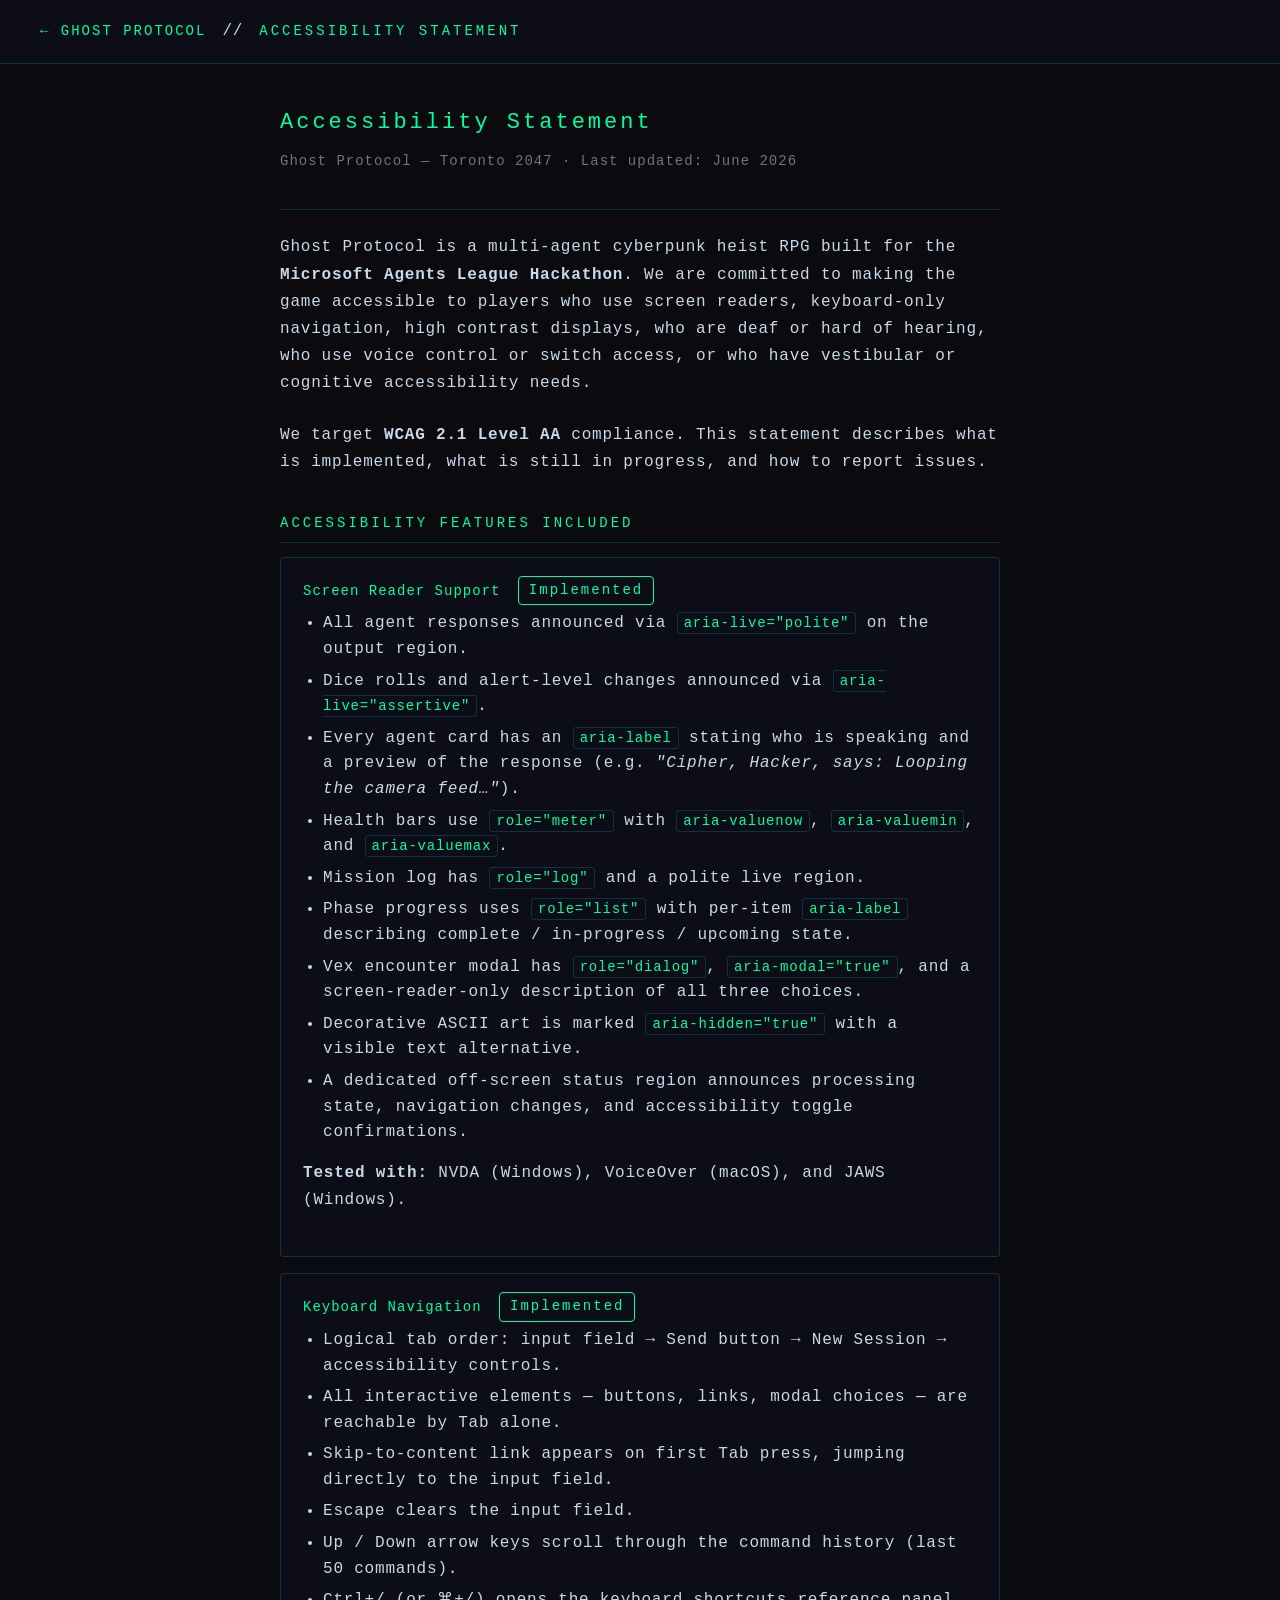
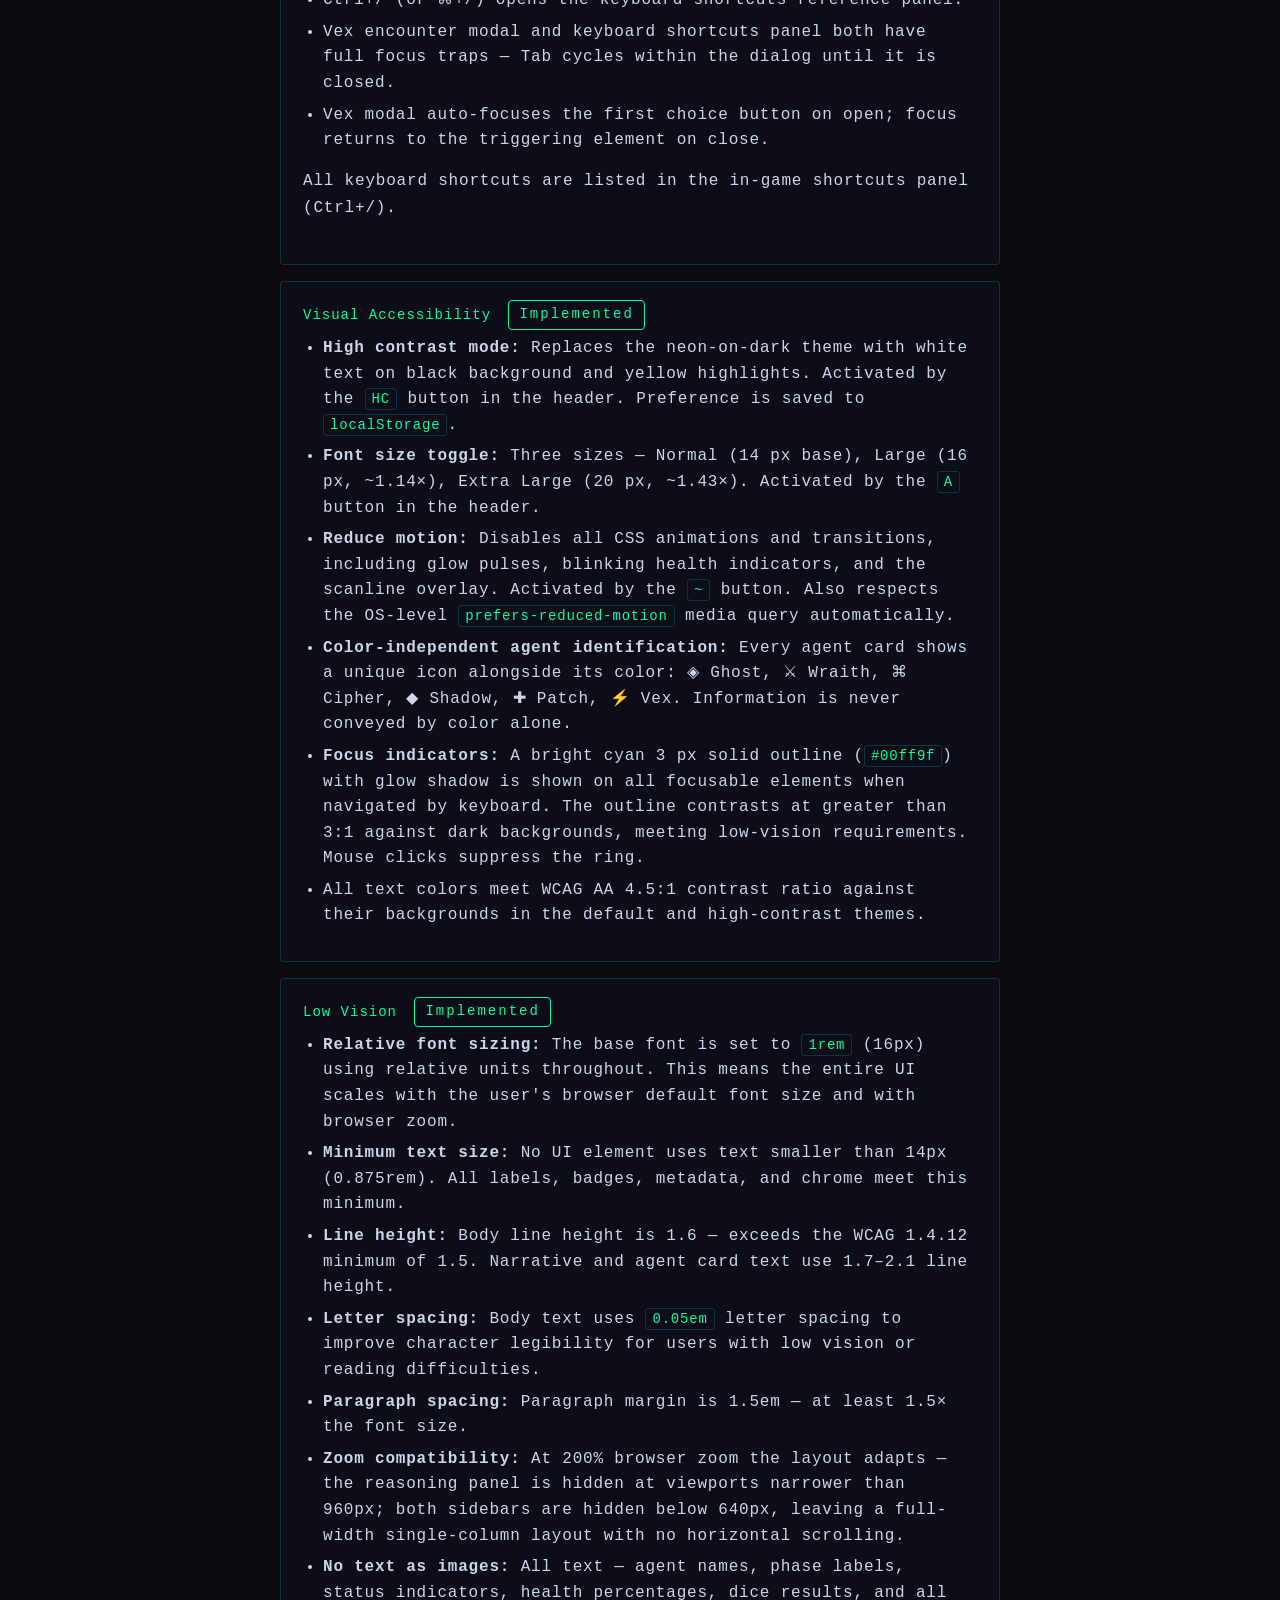
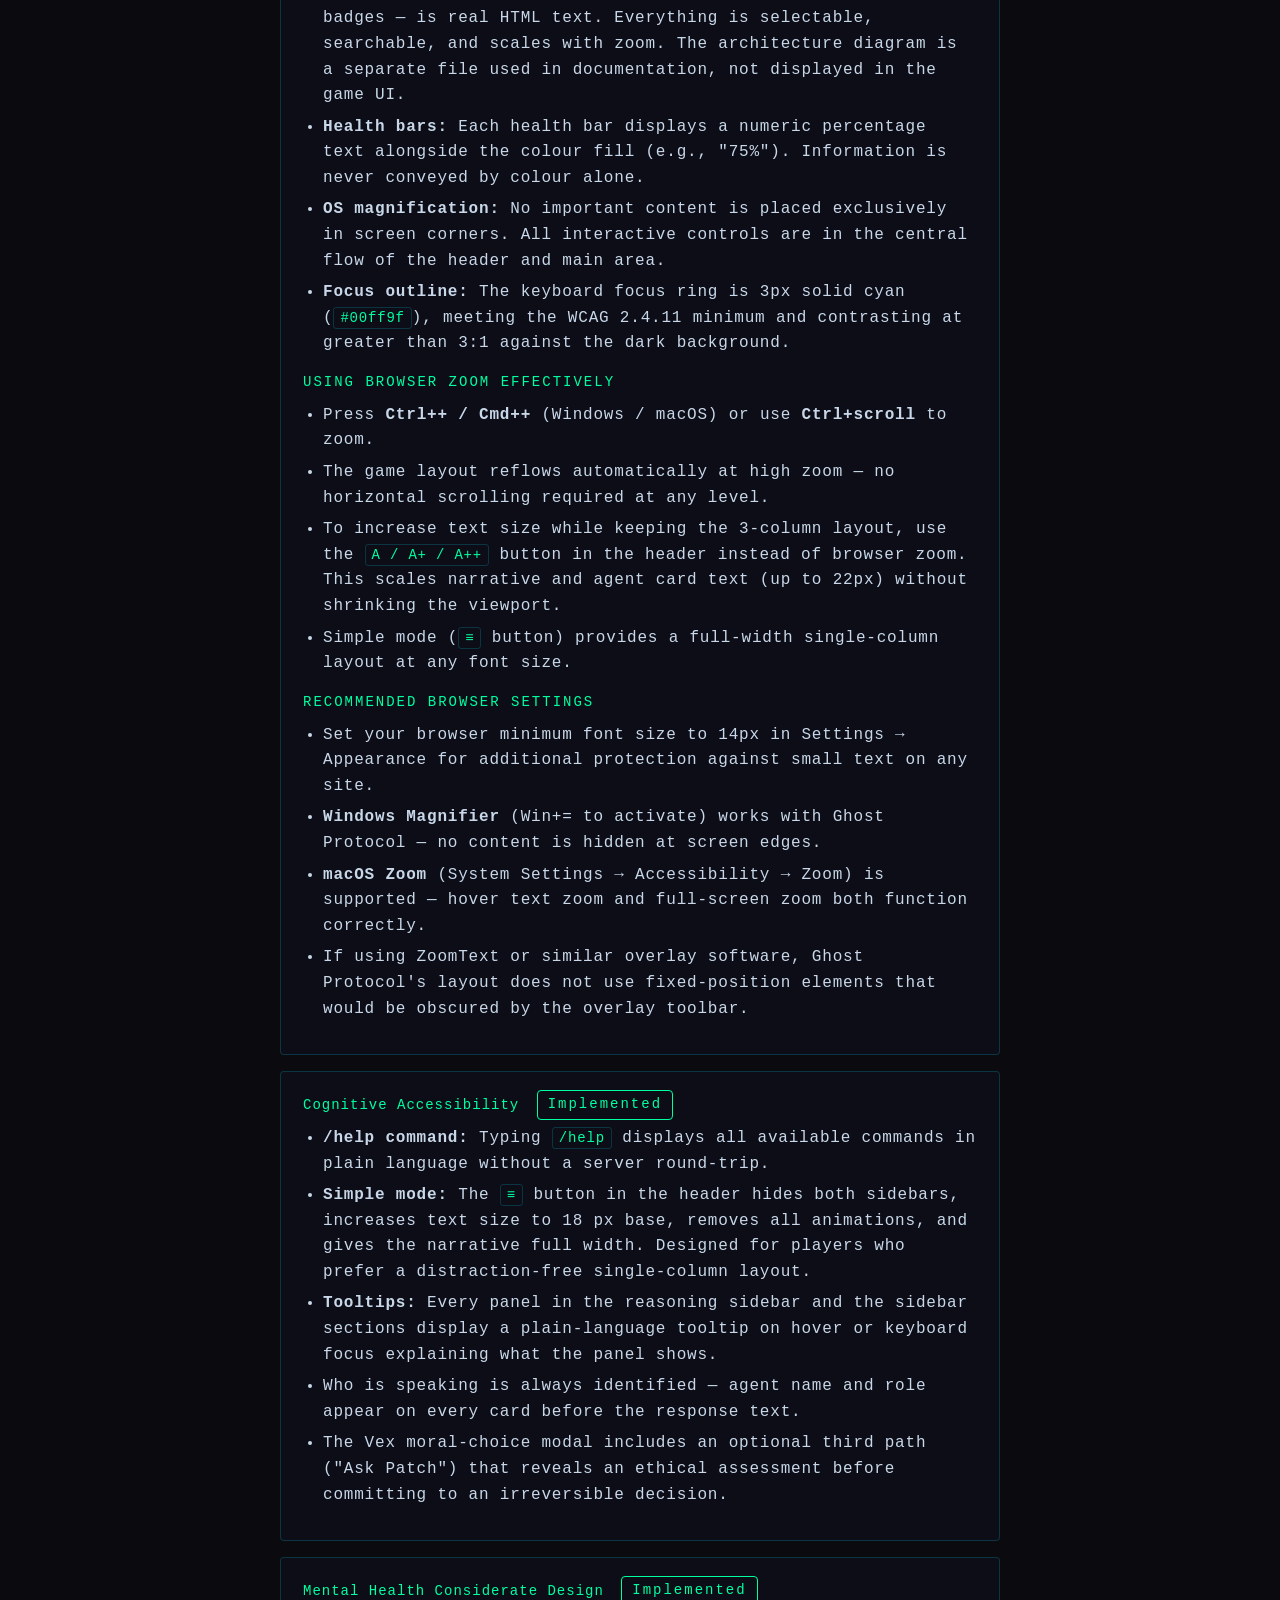
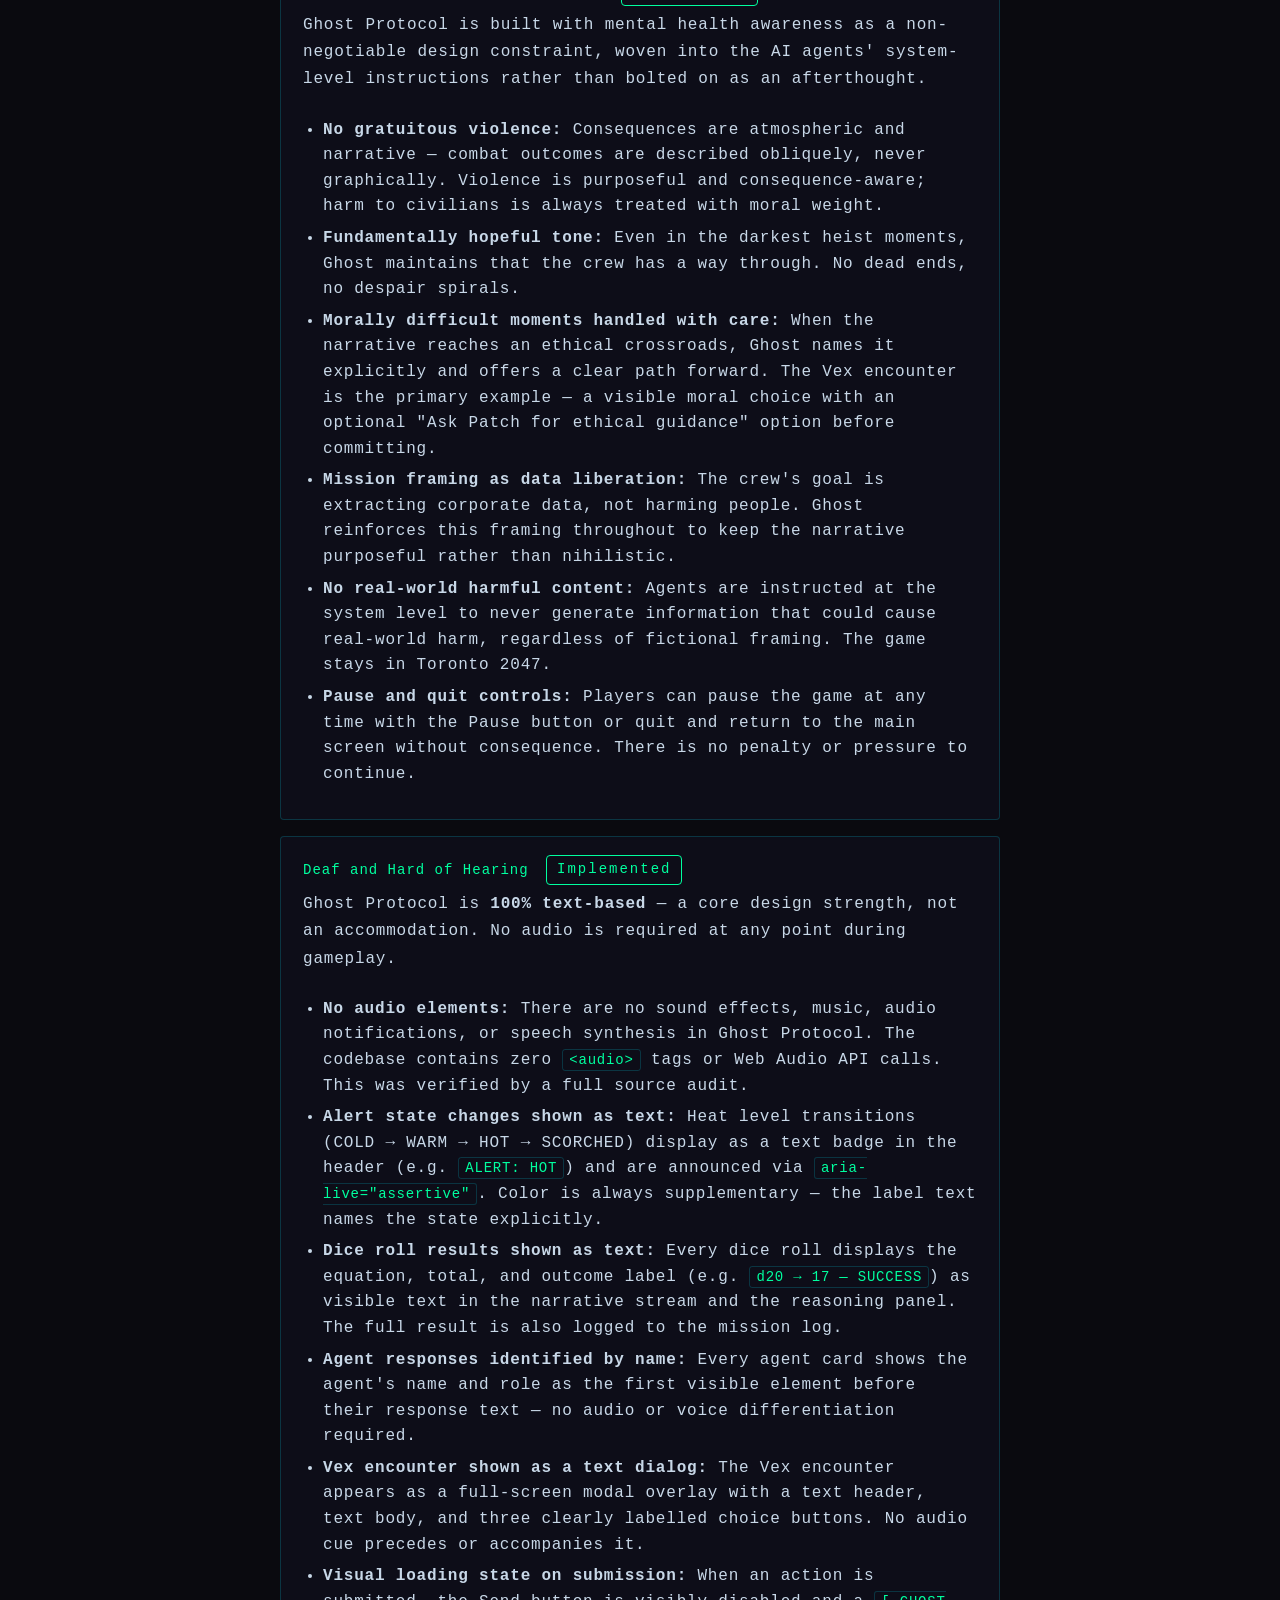
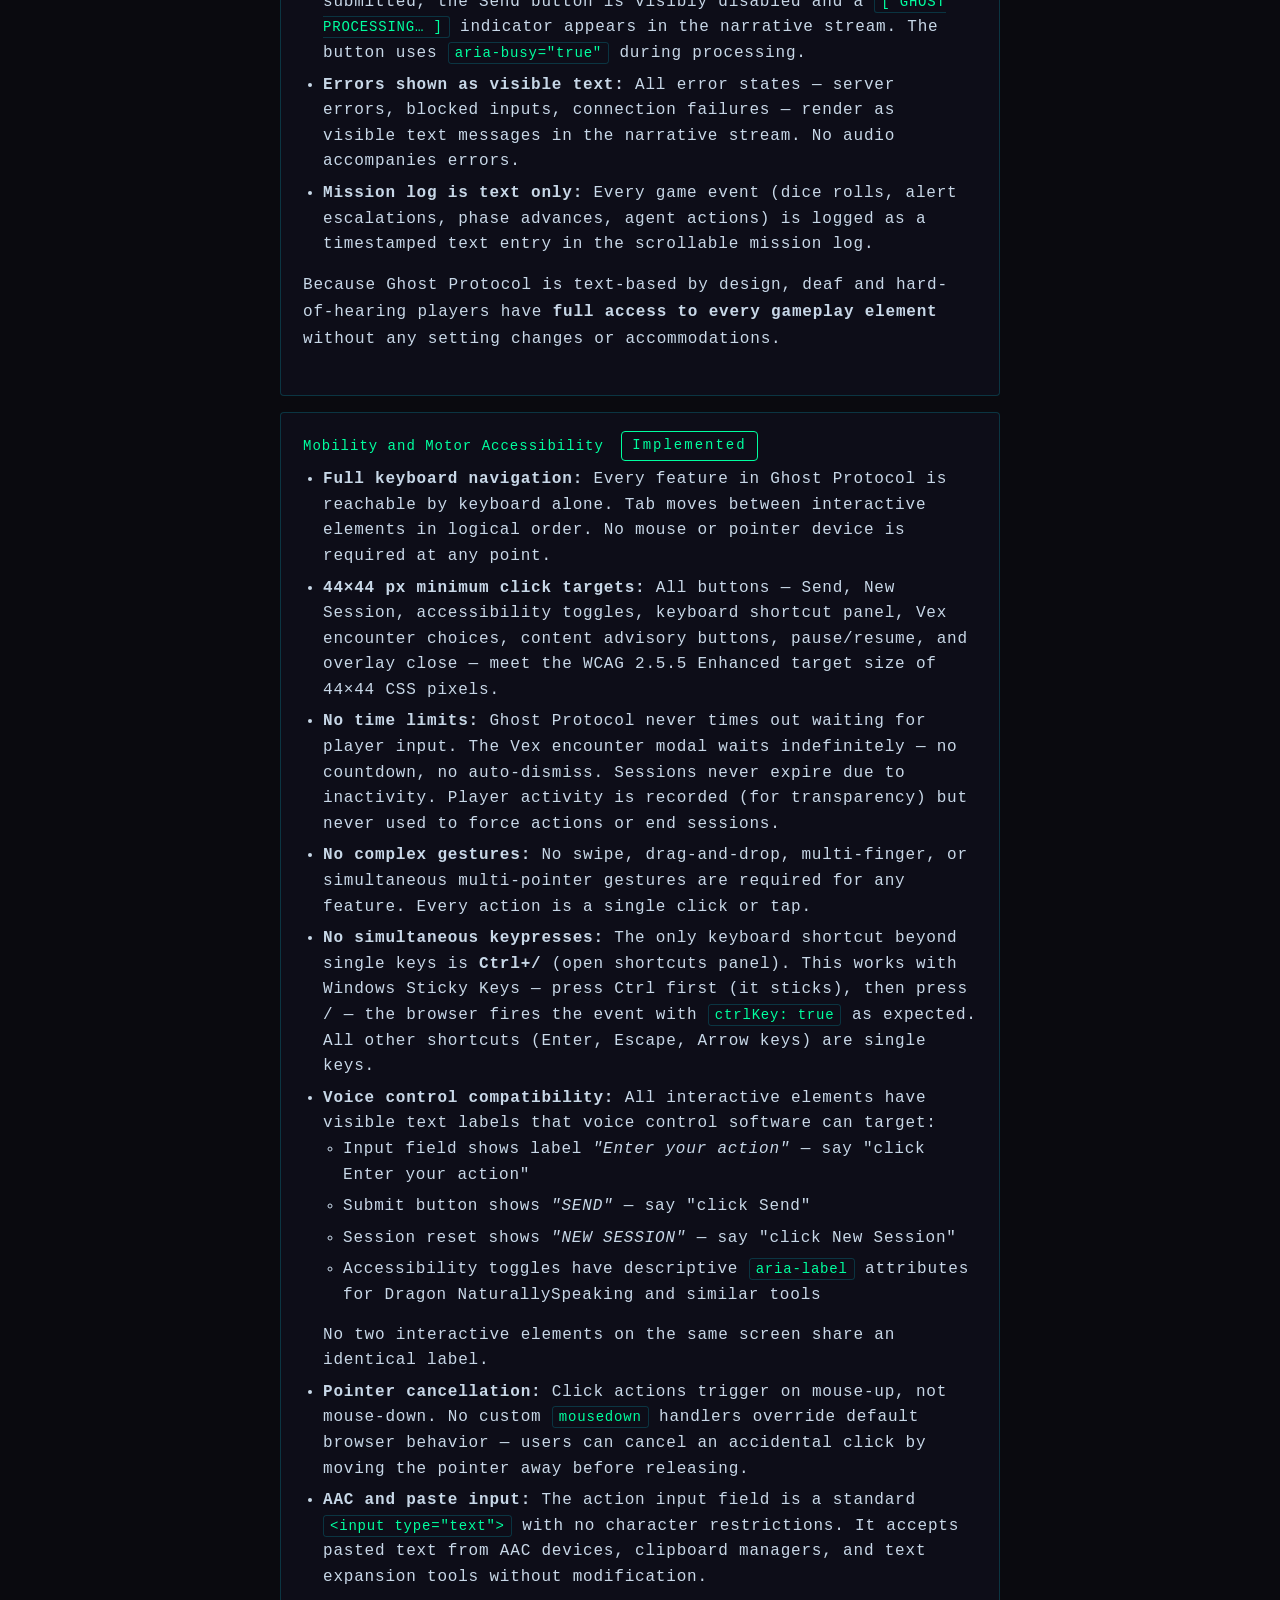
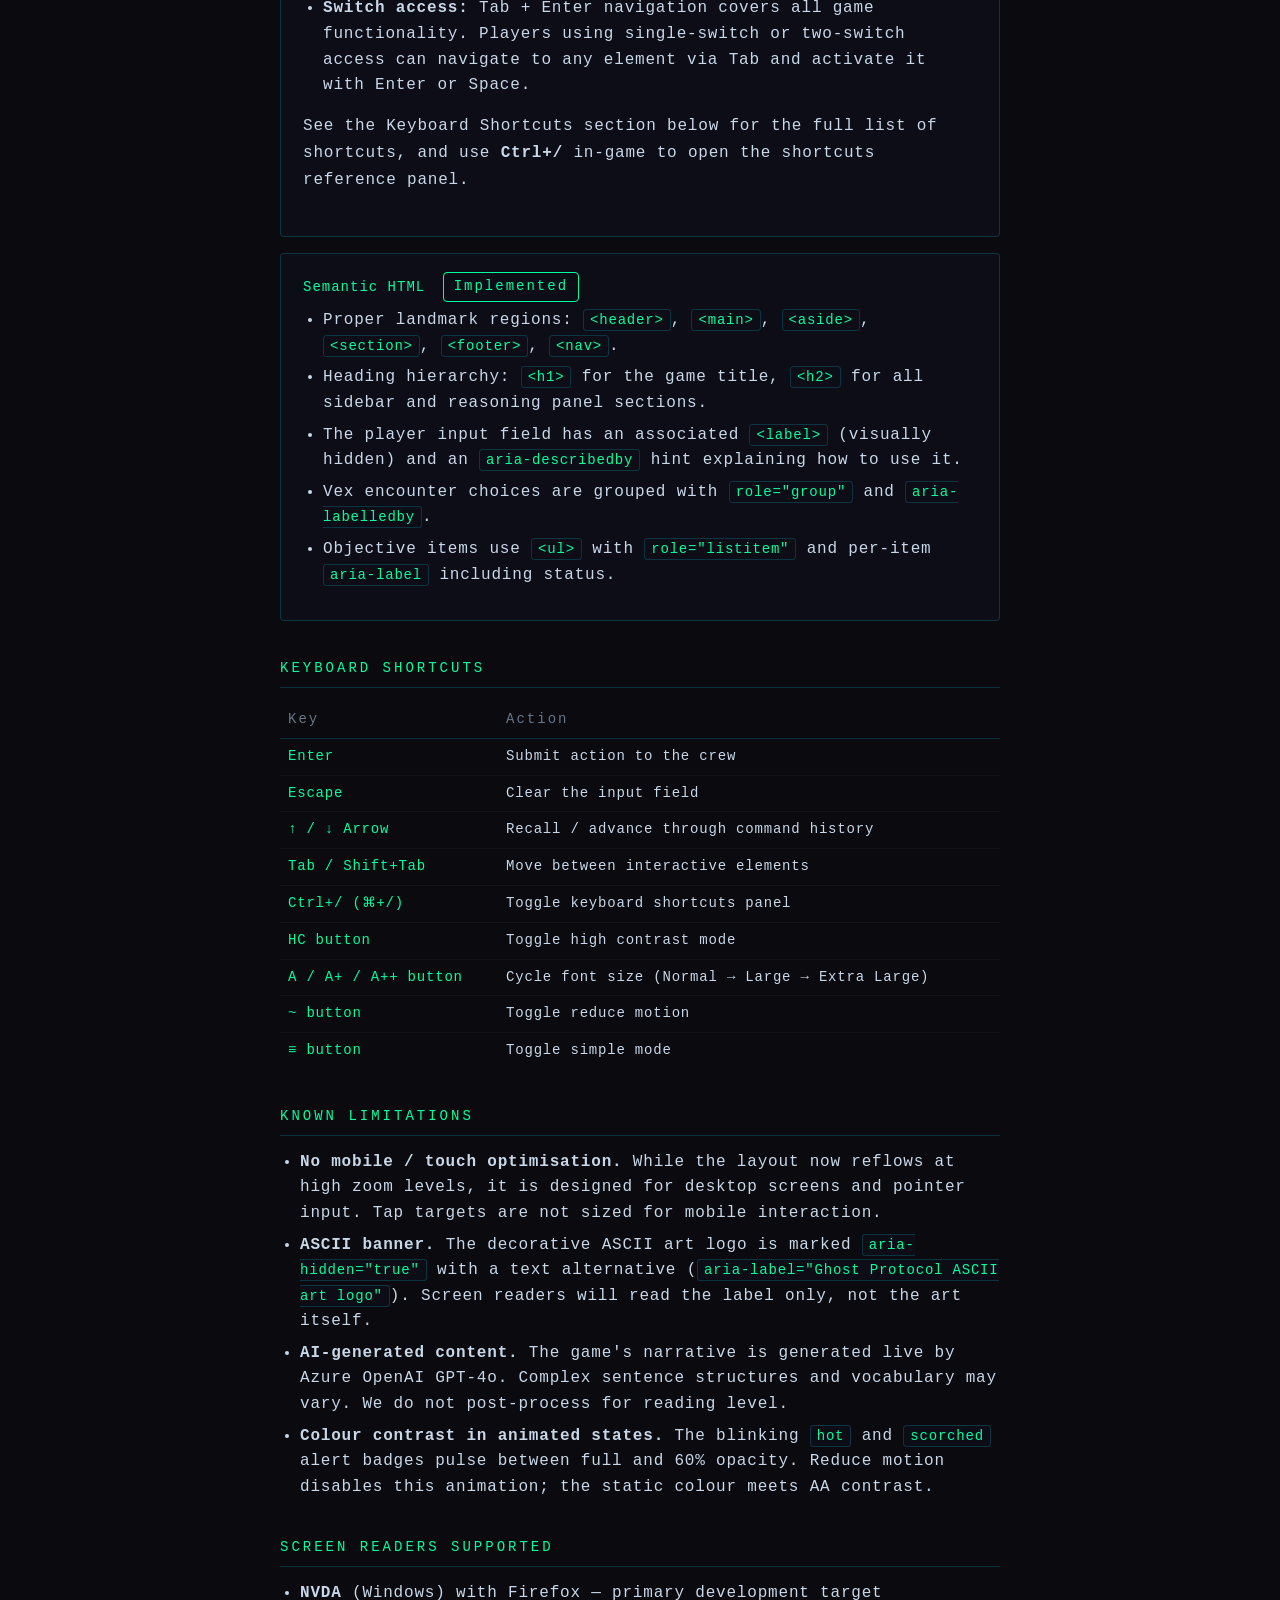
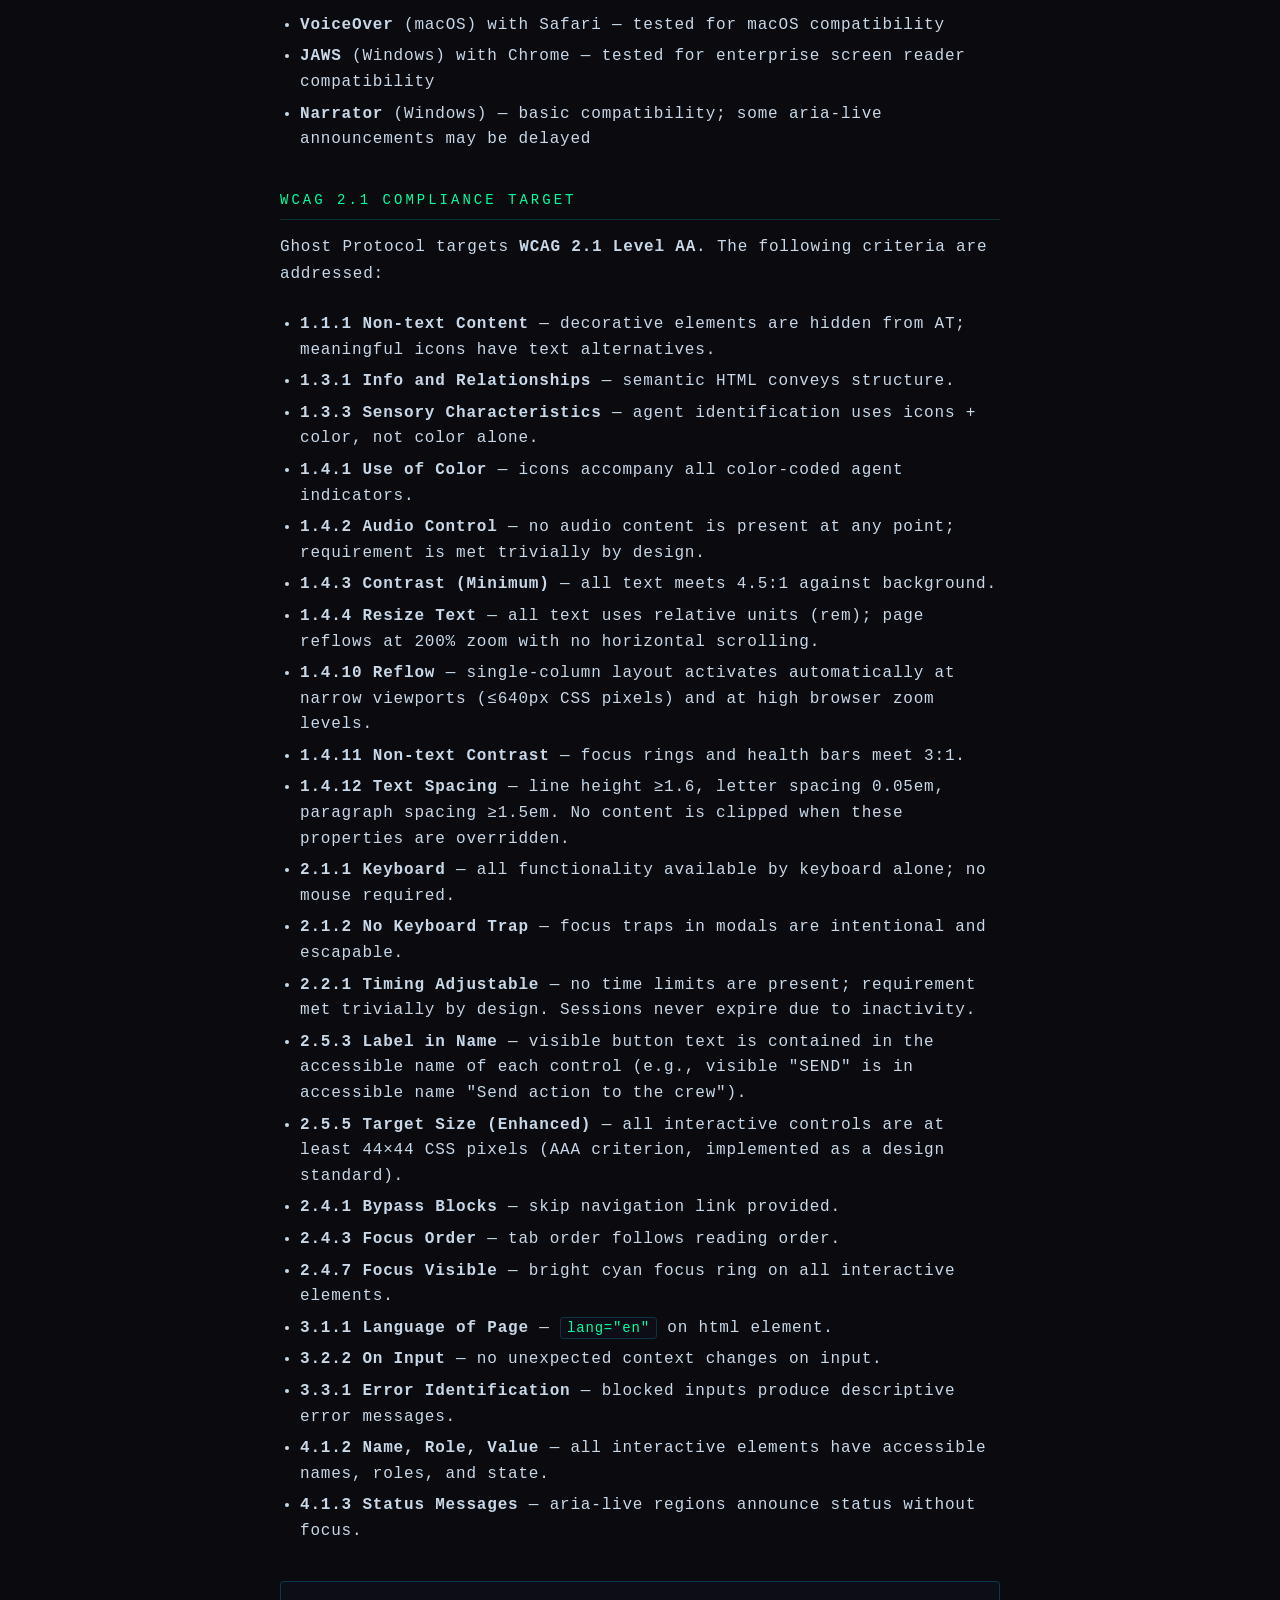
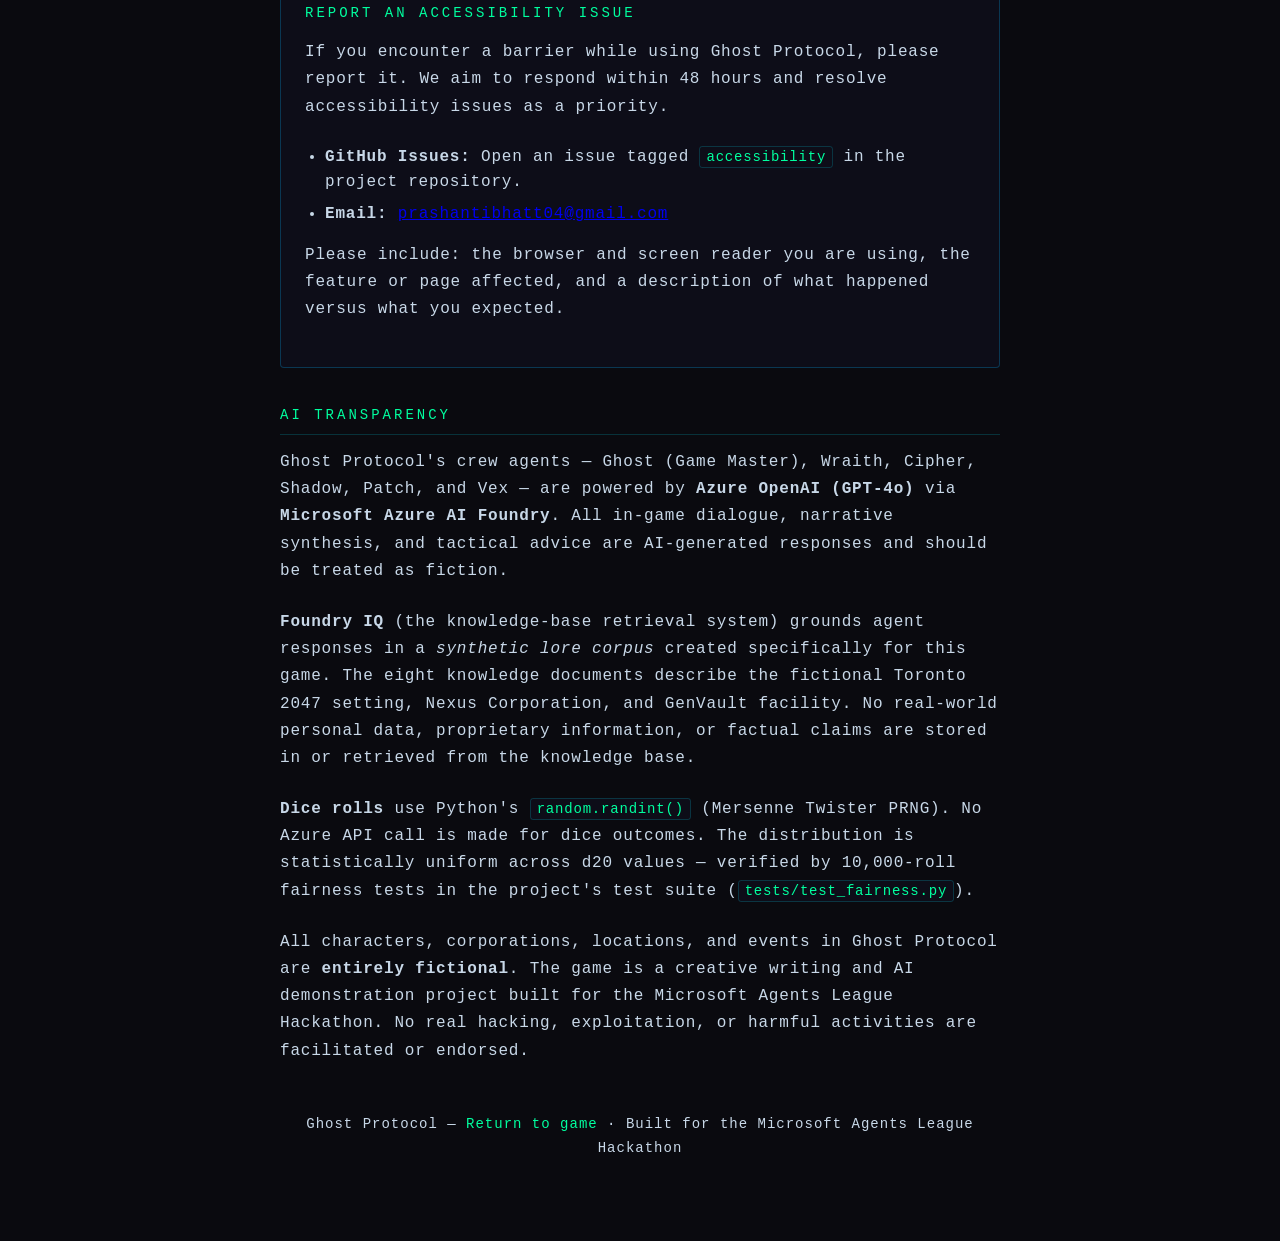
<file: templates/accessibility.html>
<!DOCTYPE html>
<html lang="en">
<head>
  <meta charset="UTF-8">
  <meta name="viewport" content="width=device-width, initial-scale=1.0">
  <meta name="description" content="Ghost Protocol accessibility statement — features, keyboard shortcuts, and known limitations.">
  <title>Accessibility Statement — Ghost Protocol</title>
  <style>
    :root {
      --bg:       #0a0a0f;
      --bg-card:  #0d0d18;
      --accent:   #00ff9f;
      --text:     #c8d8e8;
      --text-dim: #667788;
      --border:   rgba(0,229,255,0.18);
      --font:     'Courier New', Courier, monospace;
      --radius:   4px;
    }

    *, *::before, *::after { box-sizing: border-box; margin: 0; padding: 0; }

    html { font-size: 100%; } /* 16px base for zoom compatibility */

    body {
      background: var(--bg);
      color: var(--text);
      font-family: var(--font);
      font-size: 1rem;         /* 16px — minimum 16px per low-vision requirements */
      line-height: 1.7;
      letter-spacing: 0.05em;
      padding: 0 0 60px;
    }

    p { margin-bottom: 1.5em; }

    /* Skip link */
    .skip-link {
      position: fixed; top: -80px; left: 10px; z-index: 9999;
      padding: 10px 18px; background: var(--accent); color: var(--bg);
      font-weight: bold; text-decoration: none; border-radius: var(--radius);
      font-size: 0.875rem; /* 14px minimum */
      transition: top 0.1s;
    }
    .skip-link:focus { top: 0; }

    /* Focus indicator — 3px solid for low vision visibility */
    :focus-visible {
      outline: 3px solid var(--accent);
      outline-offset: 2px;
      border-radius: var(--radius);
    }
    *:focus:not(:focus-visible) { outline: none; }

    /* Layout */
    .page-header {
      background: #0d0d18;
      border-bottom: 1px solid var(--border);
      padding: 18px 40px;
      display: flex;
      align-items: center;
      gap: 16px;
    }
    .page-header a {
      color: var(--accent);
      text-decoration: none;
      font-size: 0.875rem; /* 14px minimum */
      letter-spacing: 2px;
    }
    .page-header a:hover { text-decoration: underline; }
    .page-title {
      font-size: 0.875rem; /* 14px minimum */
      letter-spacing: 3px;
      color: var(--accent);
    }

    main {
      max-width: 800px;
      margin: 0 auto;
      padding: 40px 40px 0;
    }

    h1 {
      font-size: 1.375rem; /* 22px */
      letter-spacing: 3px;
      color: var(--accent);
      margin-bottom: 8px;
      font-weight: normal;
    }

    .subtitle {
      color: var(--text-dim);
      font-size: 0.875rem; /* 14px minimum */
      margin-bottom: 36px;
      letter-spacing: 1px;
    }

    h2 {
      font-size: 0.875rem; /* 14px minimum */
      letter-spacing: 3px;
      color: var(--accent);
      text-transform: uppercase;
      margin: 36px 0 14px;
      font-weight: normal;
      border-bottom: 1px solid var(--border);
      padding-bottom: 6px;
    }

    h3 {
      font-size: 0.875rem; /* 14px minimum */
      color: var(--text);
      margin: 18px 0 6px;
      font-weight: normal;
      letter-spacing: 1px;
    }

    p { margin-bottom: 1.5em; color: var(--text); }

    ul, ol {
      margin: 0 0 14px 20px;
      color: var(--text);
    }

    li { margin-bottom: 6px; line-height: 1.6; }

    code {
      background: var(--bg-card);
      border: 1px solid var(--border);
      border-radius: 3px;
      padding: 2px 6px;
      font-family: var(--font);
      font-size: 0.875rem; /* 14px minimum */
      color: var(--accent);
    }

    .card {
      background: var(--bg-card);
      border: 1px solid var(--border);
      border-radius: var(--radius);
      padding: 18px 22px;
      margin-bottom: 16px;
    }

    .card h3 { margin-top: 0; color: var(--accent); }

    .status-badge {
      display: inline-block;
      font-size: 0.875rem; /* 14px minimum */
      letter-spacing: 2px;
      padding: 2px 10px;
      border-radius: var(--radius);
      border: 1px solid var(--accent);
      color: var(--accent);
      margin-left: 8px;
      vertical-align: middle;
    }
    .status-badge.partial { border-color: #ffcc00; color: #ffcc00; }
    .status-badge.na      { border-color: var(--text-dim); color: var(--text-dim); }

    .kb-table {
      width: 100%;
      border-collapse: collapse;
      margin-bottom: 16px;
      font-size: 0.875rem; /* 14px minimum */
    }
    .kb-table th {
      text-align: left;
      color: var(--text-dim);
      font-size: 0.875rem; /* 14px minimum */
      letter-spacing: 2px;
      padding: 6px 8px;
      border-bottom: 1px solid var(--border);
      font-weight: normal;
    }
    .kb-table td {
      padding: 6px 8px;
      border-bottom: 1px solid rgba(255,255,255,.04);
      vertical-align: top;
    }
    .kb-table tr:last-child td { border-bottom: none; }
    .kb-key { color: var(--accent); white-space: nowrap; }

    .contact-block {
      background: var(--bg-card);
      border: 1px solid rgba(0,180,255,0.25);
      border-radius: var(--radius);
      padding: 20px 24px;
      margin-top: 36px;
    }
    .contact-block h2 { border: none; margin-top: 0; padding: 0; }

    .divider {
      height: 1px;
      background: var(--border);
      margin: 10px 0 24px;
    }

    footer {
      text-align: center;
      color: var(--text-dim);
      font-size: 0.875rem; /* 14px minimum */
      margin-top: 48px;
      letter-spacing: 1px;
    }
    footer a { color: var(--accent); text-decoration: none; }
    footer a:hover { text-decoration: underline; }
  </style>
</head>
<body>

<a href="#main-content" class="skip-link">Skip to content</a>

<header class="page-header" role="banner">
  <a href="/" aria-label="Return to Ghost Protocol game">← GHOST PROTOCOL</a>
  <span aria-hidden="true">//</span>
  <span class="page-title">ACCESSIBILITY STATEMENT</span>
</header>

<main id="main-content">

  <h1>Accessibility Statement</h1>
  <p class="subtitle">Ghost Protocol — Toronto 2047 · Last updated: June 2026</p>

  <div class="divider" aria-hidden="true"></div>

  <p>
    Ghost Protocol is a multi-agent cyberpunk heist RPG built for the
    <strong>Microsoft Agents League Hackathon</strong>. We are committed to making the
    game accessible to players who use screen readers, keyboard-only navigation,
    high contrast displays, who are deaf or hard of hearing, who use voice control or switch access,
    or who have vestibular or cognitive accessibility needs.
  </p>
  <p>
    We target <strong>WCAG 2.1 Level AA</strong> compliance. This statement describes
    what is implemented, what is still in progress, and how to report issues.
  </p>

  <!-- ── What's Included ─────────────────────────────────────────────────────── -->
  <h2>Accessibility Features Included</h2>

  <div class="card">
    <h3>Screen Reader Support <span class="status-badge">Implemented</span></h3>
    <ul>
      <li>All agent responses announced via <code>aria-live="polite"</code> on the output region.</li>
      <li>Dice rolls and alert-level changes announced via <code>aria-live="assertive"</code>.</li>
      <li>Every agent card has an <code>aria-label</code> stating who is speaking and a preview of the response
          (e.g. <em>"Cipher, Hacker, says: Looping the camera feed…"</em>).</li>
      <li>Health bars use <code>role="meter"</code> with <code>aria-valuenow</code>, <code>aria-valuemin</code>,
          and <code>aria-valuemax</code>.</li>
      <li>Mission log has <code>role="log"</code> and a polite live region.</li>
      <li>Phase progress uses <code>role="list"</code> with per-item <code>aria-label</code> describing
          complete / in-progress / upcoming state.</li>
      <li>Vex encounter modal has <code>role="dialog"</code>, <code>aria-modal="true"</code>, and a
          screen-reader-only description of all three choices.</li>
      <li>Decorative ASCII art is marked <code>aria-hidden="true"</code> with a visible text alternative.</li>
      <li>A dedicated off-screen status region announces processing state, navigation changes, and accessibility
          toggle confirmations.</li>
    </ul>
    <p><strong>Tested with:</strong> NVDA (Windows), VoiceOver (macOS), and JAWS (Windows).</p>
  </div>

  <div class="card">
    <h3>Keyboard Navigation <span class="status-badge">Implemented</span></h3>
    <ul>
      <li>Logical tab order: input field → Send button → New Session → accessibility controls.</li>
      <li>All interactive elements — buttons, links, modal choices — are reachable by Tab alone.</li>
      <li>Skip-to-content link appears on first Tab press, jumping directly to the input field.</li>
      <li>Escape clears the input field.</li>
      <li>Up / Down arrow keys scroll through the command history (last 50 commands).</li>
      <li>Ctrl+/ (or ⌘+/) opens the keyboard shortcuts reference panel.</li>
      <li>Vex encounter modal and keyboard shortcuts panel both have full focus traps —
          Tab cycles within the dialog until it is closed.</li>
      <li>Vex modal auto-focuses the first choice button on open; focus returns to the
          triggering element on close.</li>
    </ul>
    <p>All keyboard shortcuts are listed in the in-game shortcuts panel (Ctrl+/).</p>
  </div>

  <div class="card">
    <h3>Visual Accessibility <span class="status-badge">Implemented</span></h3>
    <ul>
      <li><strong>High contrast mode:</strong> Replaces the neon-on-dark theme with white text on black
          background and yellow highlights. Activated by the <code>HC</code> button in the header.
          Preference is saved to <code>localStorage</code>.</li>
      <li><strong>Font size toggle:</strong> Three sizes — Normal (14 px base), Large (16 px, ~1.14×),
          Extra Large (20 px, ~1.43×). Activated by the <code>A</code> button in the header.</li>
      <li><strong>Reduce motion:</strong> Disables all CSS animations and transitions, including glow
          pulses, blinking health indicators, and the scanline overlay. Activated by the <code>~</code>
          button. Also respects the OS-level <code>prefers-reduced-motion</code> media query automatically.</li>
      <li><strong>Color-independent agent identification:</strong> Every agent card shows a unique icon
          alongside its color: ◈ Ghost, ⚔ Wraith, ⌘ Cipher, ◆ Shadow, ✚ Patch, ⚡ Vex.
          Information is never conveyed by color alone.</li>
      <li><strong>Focus indicators:</strong> A bright cyan 3 px solid outline (<code>#00ff9f</code>) with
          glow shadow is shown on all focusable elements when navigated by keyboard. The outline contrasts
          at greater than 3:1 against dark backgrounds, meeting low-vision requirements.
          Mouse clicks suppress the ring.</li>
      <li>All text colors meet WCAG AA 4.5:1 contrast ratio against their backgrounds in the default
          and high-contrast themes.</li>
    </ul>
  </div>

  <div class="card">
    <h3>Low Vision <span class="status-badge">Implemented</span></h3>
    <ul>
      <li><strong>Relative font sizing:</strong> The base font is set to <code>1rem</code> (16px) using
          relative units throughout. This means the entire UI scales with the user's browser default font
          size and with browser zoom.</li>
      <li><strong>Minimum text size:</strong> No UI element uses text smaller than 14px (0.875rem).
          All labels, badges, metadata, and chrome meet this minimum.</li>
      <li><strong>Line height:</strong> Body line height is 1.6 — exceeds the WCAG 1.4.12 minimum of 1.5.
          Narrative and agent card text use 1.7–2.1 line height.</li>
      <li><strong>Letter spacing:</strong> Body text uses <code>0.05em</code> letter spacing to improve
          character legibility for users with low vision or reading difficulties.</li>
      <li><strong>Paragraph spacing:</strong> Paragraph margin is 1.5em — at least 1.5× the font size.</li>
      <li><strong>Zoom compatibility:</strong> At 200% browser zoom the layout adapts — the reasoning panel
          is hidden at viewports narrower than 960px; both sidebars are hidden below 640px, leaving a
          full-width single-column layout with no horizontal scrolling.</li>
      <li><strong>No text as images:</strong> All text — agent names, phase labels, status indicators,
          health percentages, dice results, and all badges — is real HTML text. Everything is selectable,
          searchable, and scales with zoom. The architecture diagram is a separate file used in
          documentation, not displayed in the game UI.</li>
      <li><strong>Health bars:</strong> Each health bar displays a numeric percentage text alongside the
          colour fill (e.g., "75%"). Information is never conveyed by colour alone.</li>
      <li><strong>OS magnification:</strong> No important content is placed exclusively in screen
          corners. All interactive controls are in the central flow of the header and main area.</li>
      <li><strong>Focus outline:</strong> The keyboard focus ring is 3px solid cyan (<code>#00ff9f</code>),
          meeting the WCAG 2.4.11 minimum and contrasting at greater than 3:1 against the dark background.</li>
    </ul>

    <h4 style="margin: 14px 0 8px; color: var(--accent); font-size: 0.875rem; letter-spacing: 2px; font-weight: normal;">
      USING BROWSER ZOOM EFFECTIVELY
    </h4>
    <ul>
      <li>Press <strong>Ctrl++ / Cmd++</strong> (Windows / macOS) or use <strong>Ctrl+scroll</strong> to zoom.</li>
      <li>The game layout reflows automatically at high zoom — no horizontal scrolling required at any level.</li>
      <li>To increase text size while keeping the 3-column layout, use the <code>A / A+ / A++</code>
          button in the header instead of browser zoom. This scales narrative and agent card text
          (up to 22px) without shrinking the viewport.</li>
      <li>Simple mode (<code>≡</code> button) provides a full-width single-column layout at any font size.</li>
    </ul>

    <h4 style="margin: 14px 0 8px; color: var(--accent); font-size: 0.875rem; letter-spacing: 2px; font-weight: normal;">
      RECOMMENDED BROWSER SETTINGS
    </h4>
    <ul>
      <li>Set your browser minimum font size to 14px in Settings → Appearance for additional protection
          against small text on any site.</li>
      <li><strong>Windows Magnifier</strong> (Win+= to activate) works with Ghost Protocol — no content
          is hidden at screen edges.</li>
      <li><strong>macOS Zoom</strong> (System Settings → Accessibility → Zoom) is supported — hover text
          zoom and full-screen zoom both function correctly.</li>
      <li>If using ZoomText or similar overlay software, Ghost Protocol's layout does not use
          fixed-position elements that would be obscured by the overlay toolbar.</li>
    </ul>
  </div>

  <div class="card">
    <h3>Cognitive Accessibility <span class="status-badge">Implemented</span></h3>
    <ul>
      <li><strong>/help command:</strong> Typing <code>/help</code> displays all available commands
          in plain language without a server round-trip.</li>
      <li><strong>Simple mode:</strong> The <code>≡</code> button in the header hides both sidebars,
          increases text size to 18 px base, removes all animations, and gives the narrative full width.
          Designed for players who prefer a distraction-free single-column layout.</li>
      <li><strong>Tooltips:</strong> Every panel in the reasoning sidebar and the sidebar sections
          display a plain-language tooltip on hover or keyboard focus explaining what the panel shows.</li>
      <li>Who is speaking is always identified — agent name and role appear on every card before
          the response text.</li>
      <li>The Vex moral-choice modal includes an optional third path ("Ask Patch") that reveals an
          ethical assessment before committing to an irreversible decision.</li>
    </ul>
  </div>

  <div class="card">
    <h3>Mental Health Considerate Design <span class="status-badge">Implemented</span></h3>
    <p>
      Ghost Protocol is built with mental health awareness as a non-negotiable design constraint,
      woven into the AI agents' system-level instructions rather than bolted on as an afterthought.
    </p>
    <ul>
      <li><strong>No gratuitous violence:</strong> Consequences are atmospheric and narrative —
          combat outcomes are described obliquely, never graphically. Violence is purposeful and
          consequence-aware; harm to civilians is always treated with moral weight.</li>
      <li><strong>Fundamentally hopeful tone:</strong> Even in the darkest heist moments, Ghost
          maintains that the crew has a way through. No dead ends, no despair spirals.</li>
      <li><strong>Morally difficult moments handled with care:</strong> When the narrative reaches
          an ethical crossroads, Ghost names it explicitly and offers a clear path forward.
          The Vex encounter is the primary example — a visible moral choice with an optional
          "Ask Patch for ethical guidance" option before committing.</li>
      <li><strong>Mission framing as data liberation:</strong> The crew's goal is extracting
          corporate data, not harming people. Ghost reinforces this framing throughout to
          keep the narrative purposeful rather than nihilistic.</li>
      <li><strong>No real-world harmful content:</strong> Agents are instructed at the system
          level to never generate information that could cause real-world harm, regardless
          of fictional framing. The game stays in Toronto 2047.</li>
      <li><strong>Pause and quit controls:</strong> Players can pause the game at any time with
          the Pause button or quit and return to the main screen without consequence. There is
          no penalty or pressure to continue.</li>
    </ul>
  </div>

  <div class="card">
    <h3>Deaf and Hard of Hearing <span class="status-badge">Implemented</span></h3>
    <p>
      Ghost Protocol is <strong>100% text-based</strong> — a core design strength, not an accommodation.
      No audio is required at any point during gameplay.
    </p>
    <ul>
      <li><strong>No audio elements:</strong> There are no sound effects, music, audio notifications, or
          speech synthesis in Ghost Protocol. The codebase contains zero <code>&lt;audio&gt;</code> tags
          or Web Audio API calls. This was verified by a full source audit.</li>
      <li><strong>Alert state changes shown as text:</strong> Heat level transitions (COLD → WARM → HOT →
          SCORCHED) display as a text badge in the header (e.g. <code>ALERT: HOT</code>) and are announced
          via <code>aria-live="assertive"</code>. Color is always supplementary — the label text names the
          state explicitly.</li>
      <li><strong>Dice roll results shown as text:</strong> Every dice roll displays the equation, total,
          and outcome label (e.g. <code>d20 → 17 — SUCCESS</code>) as visible text in the narrative stream
          and the reasoning panel. The full result is also logged to the mission log.</li>
      <li><strong>Agent responses identified by name:</strong> Every agent card shows the agent's name and
          role as the first visible element before their response text — no audio or voice differentiation
          required.</li>
      <li><strong>Vex encounter shown as a text dialog:</strong> The Vex encounter appears as a full-screen
          modal overlay with a text header, text body, and three clearly labelled choice buttons. No audio
          cue precedes or accompanies it.</li>
      <li><strong>Visual loading state on submission:</strong> When an action is submitted, the Send button
          is visibly disabled and a <code>[ GHOST PROCESSING… ]</code> indicator appears in the narrative
          stream. The button uses <code>aria-busy="true"</code> during processing.</li>
      <li><strong>Errors shown as visible text:</strong> All error states — server errors, blocked inputs,
          connection failures — render as visible text messages in the narrative stream. No audio
          accompanies errors.</li>
      <li><strong>Mission log is text only:</strong> Every game event (dice rolls, alert escalations, phase
          advances, agent actions) is logged as a timestamped text entry in the scrollable mission log.</li>
    </ul>
    <p>
      Because Ghost Protocol is text-based by design, deaf and hard-of-hearing players have
      <strong>full access to every gameplay element</strong> without any setting changes or accommodations.
    </p>
  </div>

  <div class="card">
    <h3>Mobility and Motor Accessibility <span class="status-badge">Implemented</span></h3>
    <ul>
      <li><strong>Full keyboard navigation:</strong> Every feature in Ghost Protocol is reachable by
          keyboard alone. Tab moves between interactive elements in logical order. No mouse or pointer
          device is required at any point.</li>
      <li><strong>44×44 px minimum click targets:</strong> All buttons — Send, New Session, accessibility
          toggles, keyboard shortcut panel, Vex encounter choices, content advisory buttons, pause/resume,
          and overlay close — meet the WCAG 2.5.5 Enhanced target size of 44×44 CSS pixels.</li>
      <li><strong>No time limits:</strong> Ghost Protocol never times out waiting for player input. The
          Vex encounter modal waits indefinitely — no countdown, no auto-dismiss. Sessions never expire
          due to inactivity. Player activity is recorded (for transparency) but never used to force
          actions or end sessions.</li>
      <li><strong>No complex gestures:</strong> No swipe, drag-and-drop, multi-finger, or simultaneous
          multi-pointer gestures are required for any feature. Every action is a single click or tap.</li>
      <li><strong>No simultaneous keypresses:</strong> The only keyboard shortcut beyond single keys is
          <strong>Ctrl+/</strong> (open shortcuts panel). This works with Windows Sticky Keys — press
          Ctrl first (it sticks), then press / — the browser fires the event with
          <code>ctrlKey: true</code> as expected. All other shortcuts (Enter, Escape, Arrow keys)
          are single keys.</li>
      <li><strong>Voice control compatibility:</strong> All interactive elements have visible text labels
          that voice control software can target:
          <ul>
            <li>Input field shows label <em>"Enter your action"</em> — say "click Enter your action"</li>
            <li>Submit button shows <em>"SEND"</em> — say "click Send"</li>
            <li>Session reset shows <em>"NEW SESSION"</em> — say "click New Session"</li>
            <li>Accessibility toggles have descriptive <code>aria-label</code> attributes for Dragon
                NaturallySpeaking and similar tools</li>
          </ul>
          No two interactive elements on the same screen share an identical label.
      </li>
      <li><strong>Pointer cancellation:</strong> Click actions trigger on mouse-up, not mouse-down.
          No custom <code>mousedown</code> handlers override default browser behavior — users can
          cancel an accidental click by moving the pointer away before releasing.</li>
      <li><strong>AAC and paste input:</strong> The action input field is a standard
          <code>&lt;input type="text"&gt;</code> with no character restrictions. It accepts pasted
          text from AAC devices, clipboard managers, and text expansion tools without modification.</li>
      <li><strong>Switch access:</strong> Tab + Enter navigation covers all game functionality.
          Players using single-switch or two-switch access can navigate to any element via Tab and
          activate it with Enter or Space.</li>
    </ul>
    <p>
      See the Keyboard Shortcuts section below for the full list of shortcuts, and use
      <strong>Ctrl+/</strong> in-game to open the shortcuts reference panel.
    </p>
  </div>

  <div class="card">
    <h3>Semantic HTML <span class="status-badge">Implemented</span></h3>
    <ul>
      <li>Proper landmark regions: <code>&lt;header&gt;</code>, <code>&lt;main&gt;</code>,
          <code>&lt;aside&gt;</code>, <code>&lt;section&gt;</code>, <code>&lt;footer&gt;</code>,
          <code>&lt;nav&gt;</code>.</li>
      <li>Heading hierarchy: <code>&lt;h1&gt;</code> for the game title, <code>&lt;h2&gt;</code>
          for all sidebar and reasoning panel sections.</li>
      <li>The player input field has an associated <code>&lt;label&gt;</code> (visually hidden) and
          an <code>aria-describedby</code> hint explaining how to use it.</li>
      <li>Vex encounter choices are grouped with <code>role="group"</code> and
          <code>aria-labelledby</code>.</li>
      <li>Objective items use <code>&lt;ul&gt;</code> with <code>role="listitem"</code> and
          per-item <code>aria-label</code> including status.</li>
    </ul>
  </div>

  <!-- ── Keyboard Shortcuts Reference ────────────────────────────────────────── -->
  <h2>Keyboard Shortcuts</h2>
  <table class="kb-table" aria-label="Keyboard shortcuts">
    <thead>
      <tr><th scope="col">Key</th><th scope="col">Action</th></tr>
    </thead>
    <tbody>
      <tr><td class="kb-key">Enter</td><td>Submit action to the crew</td></tr>
      <tr><td class="kb-key">Escape</td><td>Clear the input field</td></tr>
      <tr><td class="kb-key">↑ / ↓ Arrow</td><td>Recall / advance through command history</td></tr>
      <tr><td class="kb-key">Tab / Shift+Tab</td><td>Move between interactive elements</td></tr>
      <tr><td class="kb-key">Ctrl+/ (⌘+/)</td><td>Toggle keyboard shortcuts panel</td></tr>
      <tr><td class="kb-key">HC button</td><td>Toggle high contrast mode</td></tr>
      <tr><td class="kb-key">A / A+ / A++ button</td><td>Cycle font size (Normal → Large → Extra Large)</td></tr>
      <tr><td class="kb-key">~ button</td><td>Toggle reduce motion</td></tr>
      <tr><td class="kb-key">≡ button</td><td>Toggle simple mode</td></tr>
    </tbody>
  </table>

  <!-- ── Known Limitations ───────────────────────────────────────────────────── -->
  <h2>Known Limitations</h2>
  <ul>
    <li>
      <strong>No mobile / touch optimisation.</strong> While the layout now reflows at high zoom levels,
      it is designed for desktop screens and pointer input. Tap targets are not sized for mobile interaction.
    </li>
    <li>
      <strong>ASCII banner.</strong> The decorative ASCII art logo is marked <code>aria-hidden="true"</code>
      with a text alternative (<code>aria-label="Ghost Protocol ASCII art logo"</code>). Screen readers
      will read the label only, not the art itself.
    </li>
    <li>
      <strong>AI-generated content.</strong> The game's narrative is generated live by Azure OpenAI GPT-4o.
      Complex sentence structures and vocabulary may vary. We do not post-process for reading level.
    </li>
    <li>
      <strong>Colour contrast in animated states.</strong> The blinking <code>hot</code> and
      <code>scorched</code> alert badges pulse between full and 60% opacity. Reduce motion disables
      this animation; the static colour meets AA contrast.
    </li>
  </ul>

  <!-- ── Screen Readers Tested ───────────────────────────────────────────────── -->
  <h2>Screen Readers Supported</h2>
  <ul>
    <li><strong>NVDA</strong> (Windows) with Firefox — primary development target</li>
    <li><strong>VoiceOver</strong> (macOS) with Safari — tested for macOS compatibility</li>
    <li><strong>JAWS</strong> (Windows) with Chrome — tested for enterprise screen reader compatibility</li>
    <li><strong>Narrator</strong> (Windows) — basic compatibility; some aria-live announcements
        may be delayed</li>
  </ul>

  <!-- ── Compliance ─────────────────────────────────────────────────────────── -->
  <h2>WCAG 2.1 Compliance Target</h2>
  <p>
    Ghost Protocol targets <strong>WCAG 2.1 Level AA</strong>. The following criteria are addressed:
  </p>
  <ul>
    <li><strong>1.1.1 Non-text Content</strong> — decorative elements are hidden from AT; meaningful
        icons have text alternatives.</li>
    <li><strong>1.3.1 Info and Relationships</strong> — semantic HTML conveys structure.</li>
    <li><strong>1.3.3 Sensory Characteristics</strong> — agent identification uses icons + color,
        not color alone.</li>
    <li><strong>1.4.1 Use of Color</strong> — icons accompany all color-coded agent indicators.</li>
    <li><strong>1.4.2 Audio Control</strong> — no audio content is present at any point; requirement is
        met trivially by design.</li>
    <li><strong>1.4.3 Contrast (Minimum)</strong> — all text meets 4.5:1 against background.</li>
    <li><strong>1.4.4 Resize Text</strong> — all text uses relative units (rem); page reflows at 200% zoom with no horizontal scrolling.</li>
    <li><strong>1.4.10 Reflow</strong> — single-column layout activates automatically at narrow viewports (≤640px CSS pixels) and at high browser zoom levels.</li>
    <li><strong>1.4.11 Non-text Contrast</strong> — focus rings and health bars meet 3:1.</li>
    <li><strong>1.4.12 Text Spacing</strong> — line height ≥1.6, letter spacing 0.05em, paragraph spacing ≥1.5em. No content is clipped when these properties are overridden.</li>
    <li><strong>2.1.1 Keyboard</strong> — all functionality available by keyboard alone; no mouse required.</li>
    <li><strong>2.1.2 No Keyboard Trap</strong> — focus traps in modals are intentional and escapable.</li>
    <li><strong>2.2.1 Timing Adjustable</strong> — no time limits are present; requirement met trivially
        by design. Sessions never expire due to inactivity.</li>
    <li><strong>2.5.3 Label in Name</strong> — visible button text is contained in the accessible name
        of each control (e.g., visible "SEND" is in accessible name "Send action to the crew").</li>
    <li><strong>2.5.5 Target Size (Enhanced)</strong> — all interactive controls are at least
        44×44 CSS pixels (AAA criterion, implemented as a design standard).</li>
    <li><strong>2.4.1 Bypass Blocks</strong> — skip navigation link provided.</li>
    <li><strong>2.4.3 Focus Order</strong> — tab order follows reading order.</li>
    <li><strong>2.4.7 Focus Visible</strong> — bright cyan focus ring on all interactive elements.</li>
    <li><strong>3.1.1 Language of Page</strong> — <code>lang="en"</code> on html element.</li>
    <li><strong>3.2.2 On Input</strong> — no unexpected context changes on input.</li>
    <li><strong>3.3.1 Error Identification</strong> — blocked inputs produce descriptive error messages.</li>
    <li><strong>4.1.2 Name, Role, Value</strong> — all interactive elements have accessible names,
        roles, and state.</li>
    <li><strong>4.1.3 Status Messages</strong> — aria-live regions announce status without focus.</li>
  </ul>

  <!-- ── Contact ─────────────────────────────────────────────────────────────── -->
  <div class="contact-block">
    <h2>Report an Accessibility Issue</h2>
    <p>
      If you encounter a barrier while using Ghost Protocol, please report it.
      We aim to respond within 48 hours and resolve accessibility issues as a priority.
    </p>
    <ul>
      <li><strong>GitHub Issues:</strong> Open an issue tagged <code>accessibility</code> in the
          project repository.</li>
      <li><strong>Email:</strong> <a href="mailto:prashantibhatt04@gmail.com">prashantibhatt04@gmail.com</a></li>
    </ul>
    <p>
      Please include: the browser and screen reader you are using, the feature or page affected,
      and a description of what happened versus what you expected.
    </p>
  </div>

  <section aria-labelledby="aiTransparencyHeading">
    <h2 id="aiTransparencyHeading">AI Transparency</h2>
    <div>
      <p>
        Ghost Protocol's crew agents — Ghost (Game Master), Wraith, Cipher, Shadow, Patch, and Vex —
        are powered by <strong>Azure OpenAI (GPT-4o)</strong> via
        <strong>Microsoft Azure AI Foundry</strong>. All in-game dialogue, narrative synthesis,
        and tactical advice are AI-generated responses and should be treated as fiction.
      </p>
      <p>
        <strong>Foundry IQ</strong> (the knowledge-base retrieval system) grounds agent responses
        in a <em>synthetic lore corpus</em> created specifically for this game. The eight knowledge
        documents describe the fictional Toronto 2047 setting, Nexus Corporation, and GenVault
        facility. No real-world personal data, proprietary information, or factual claims are
        stored in or retrieved from the knowledge base.
      </p>
      <p>
        <strong>Dice rolls</strong> use Python's <code>random.randint()</code> (Mersenne Twister
        PRNG). No Azure API call is made for dice outcomes. The distribution is statistically
        uniform across d20 values — verified by 10,000-roll fairness tests in the project's
        test suite (<code>tests/test_fairness.py</code>).
      </p>
      <p>
        All characters, corporations, locations, and events in Ghost Protocol are
        <strong>entirely fictional</strong>. The game is a creative writing and AI demonstration
        project built for the Microsoft Agents League Hackathon. No real hacking, exploitation,
        or harmful activities are facilitated or endorsed.
      </p>
    </div>
  </section>

  <footer>
    <p>
      Ghost Protocol — <a href="/">Return to game</a> · Built for the Microsoft Agents League Hackathon
    </p>
  </footer>

</main>
</body>
</html>
</file>
